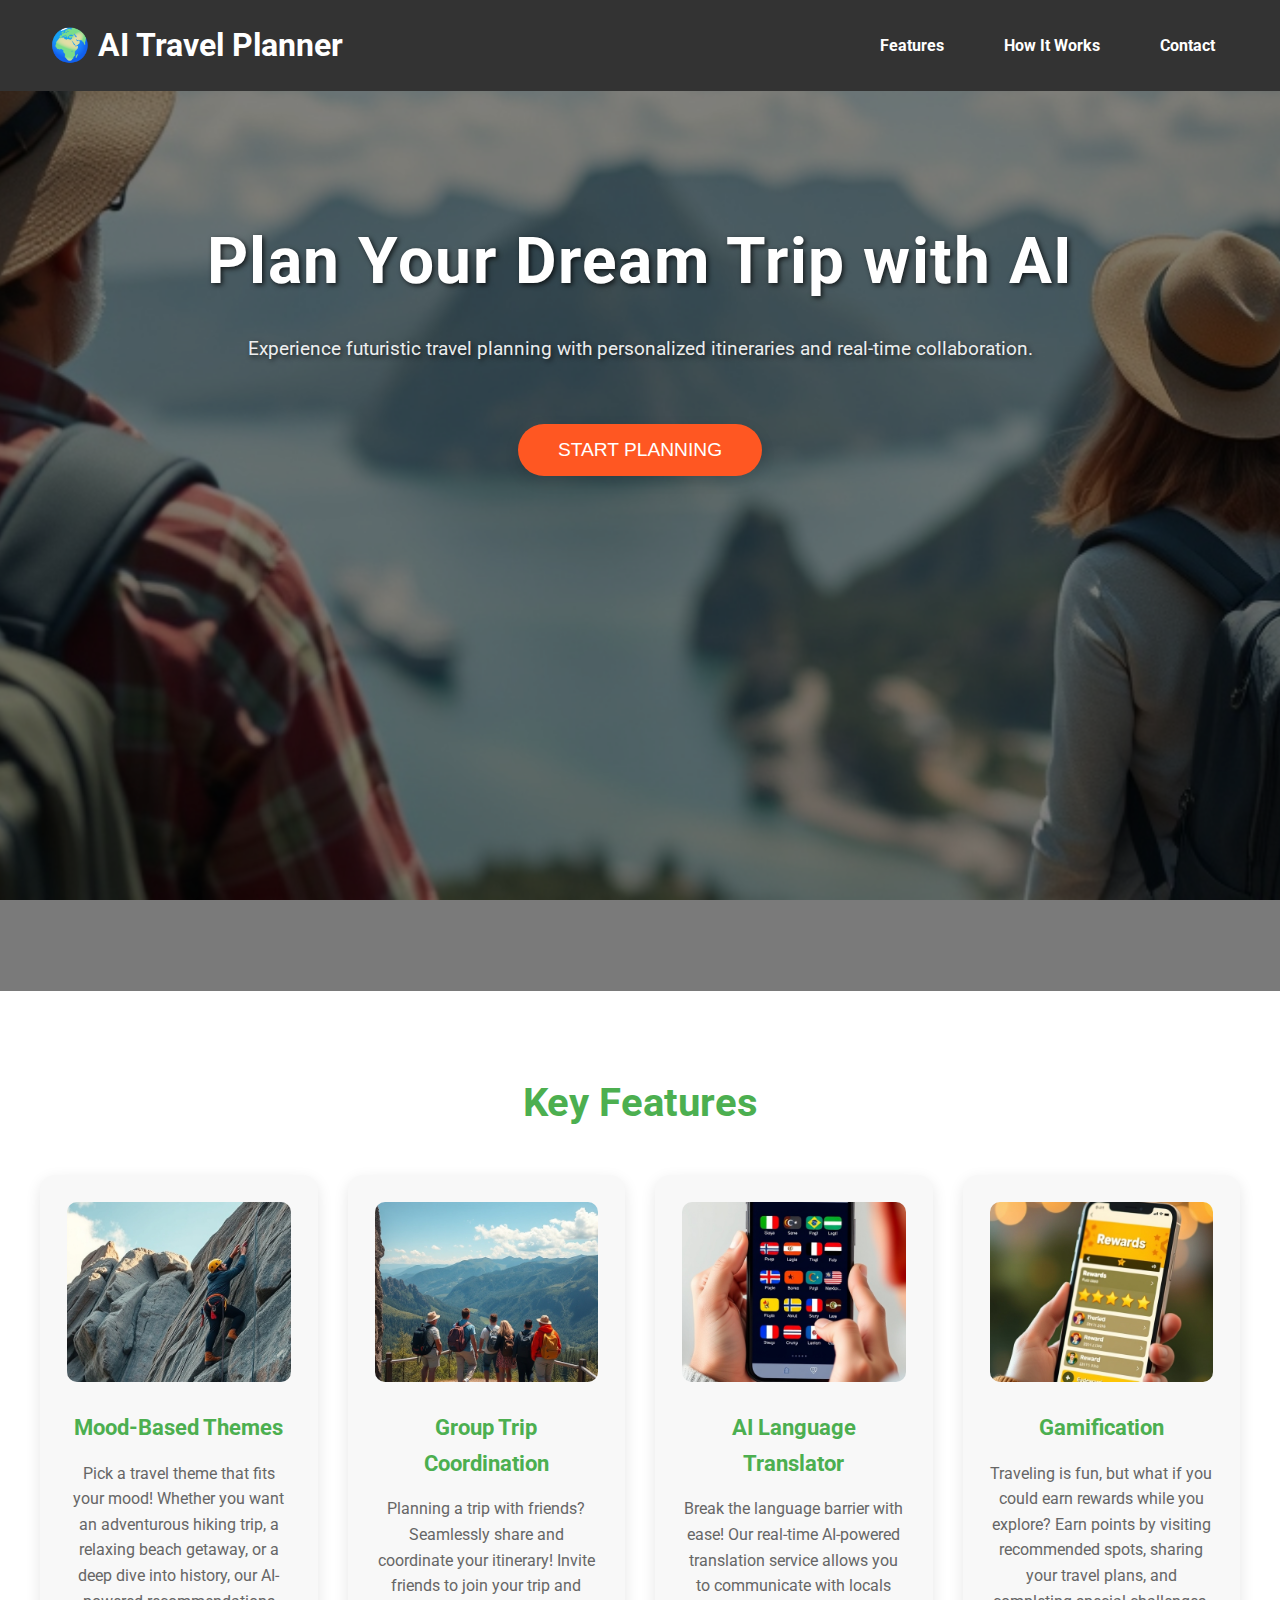
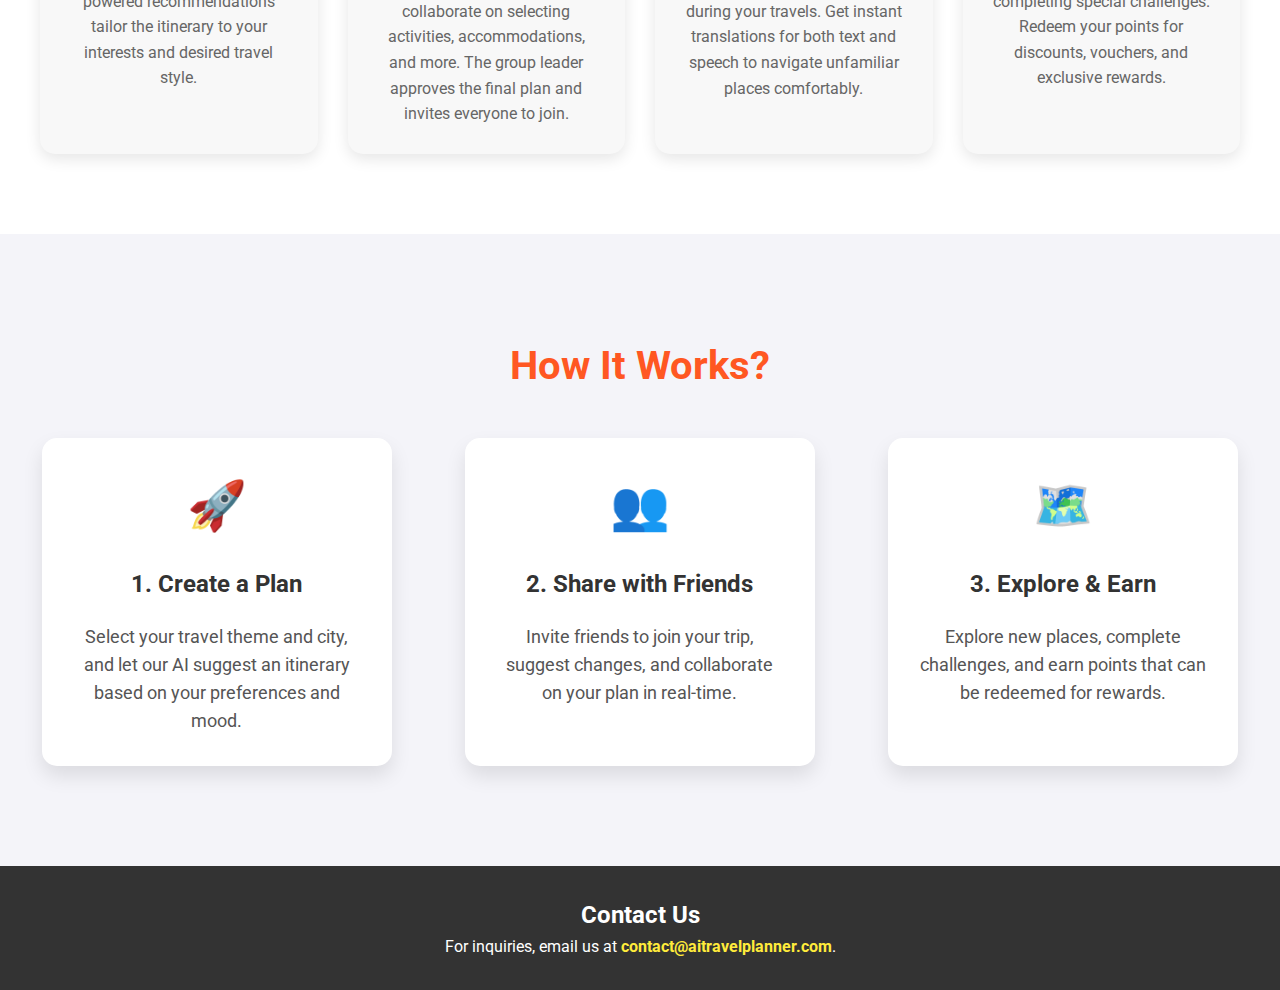
<file: index.html>
<!DOCTYPE html>
<html lang="en">
<head>
    <meta charset="UTF-8">
    <meta name="viewport" content="width=device-width, initial-scale=1.0">
    <title>AI Travel Planner</title>
    <link rel="stylesheet" href="styles.css">
    <link href="https://fonts.googleapis.com/css2?family=Roboto:wght@400;700&display=swap" rel="stylesheet">
</head>
<body>
    <header class="header">
        <div class="logo">🌍 AI Travel Planner</div>
        <nav class="nav">
            <a href="#features" class="nav-link">Features</a>
            <a href="#how-it-works" class="nav-link">How It Works</a>
            <a href="#contact" class="nav-link">Contact</a>
        </nav>
    </header>

    <section class="hero">
        <h1 class="animated-heading">Plan Your Dream Trip with AI</h1>
        <p>Experience futuristic travel planning with personalized itineraries and real-time collaboration.</p>
        <a href="plan.html">
            <button class="cta-button" id="start-planning-btn">Start Planning</button>
        </a>
    </section>

    <section id="features" class="features">
        <h2>Key Features</h2>
        <div class="feature-grid">
            <a href="mood-based.html" class="feature">
                <img src="images/mood-based.jpg" alt="Mood-Based Themes">
                <h3>Mood-Based Themes</h3>
                <p>Pick a travel theme that fits your mood! Whether you want an adventurous hiking trip, a relaxing beach getaway, or a deep dive into history, our AI-powered recommendations tailor the itinerary to your interests and desired travel style.</p>
            </a>
            <a href="group-collaboration.html" class="feature">
                <img src="images/collaboration.jpg" alt="Group Collaboration">
                <h3>Group Trip Coordination</h3>
                <p>Planning a trip with friends? Seamlessly share and coordinate your itinerary! Invite friends to join your trip and collaborate on selecting activities, accommodations, and more. The group leader approves the final plan and invites everyone to join.</p>
            </a>
            <a href="language-assistance.html" class="feature">
                <img src="images/translation.jpg" alt="Language Assistance">
                <h3>AI Language Translator</h3>
                <p>Break the language barrier with ease! Our real-time AI-powered translation service allows you to communicate with locals during your travels. Get instant translations for both text and speech to navigate unfamiliar places comfortably.</p>
            </a>
            <a href="gamification.html" class="feature">
                <img src="images/gamification.jpg" alt="Gamification">
                <h3>Gamification</h3>
                <p>Traveling is fun, but what if you could earn rewards while you explore? Earn points by visiting recommended spots, sharing your travel plans, and completing special challenges. Redeem your points for discounts, vouchers, and exclusive rewards.</p>
            </a>
        </div>
    </section>
    

    <section id="how-it-works" class="how-it-works">
        <h2>How It Works?</h2>
        <div class="steps">
            <div class="step">
                <div class="icon">🚀</div>
                <h3>1. Create a Plan</h3>
                <p>Select your travel theme and city, and let our AI suggest an itinerary based on your preferences and mood.</p>
            </div>
            <div class="step">
                <div class="icon">👥</div>
                <h3>2. Share with Friends</h3>
                <p>Invite friends to join your trip, suggest changes, and collaborate on your plan in real-time.</p>
            </div>
            <div class="step">
                <div class="icon">🗺️</div>
                <h3>3. Explore & Earn</h3>
                <p>Explore new places, complete challenges, and earn points that can be redeemed for rewards.</p>
            </div>
        </div>
    </section>
    
    

    <footer id="contact" class="footer">
        <h2>Contact Us</h2>
        <p>For inquiries, email us at <a href="mailto:contact@aitravelplanner.com">contact@aitravelplanner.com</a>.</p>
    </footer>

    <script src="scripts.js"></script>
</body>
</html>
</file>
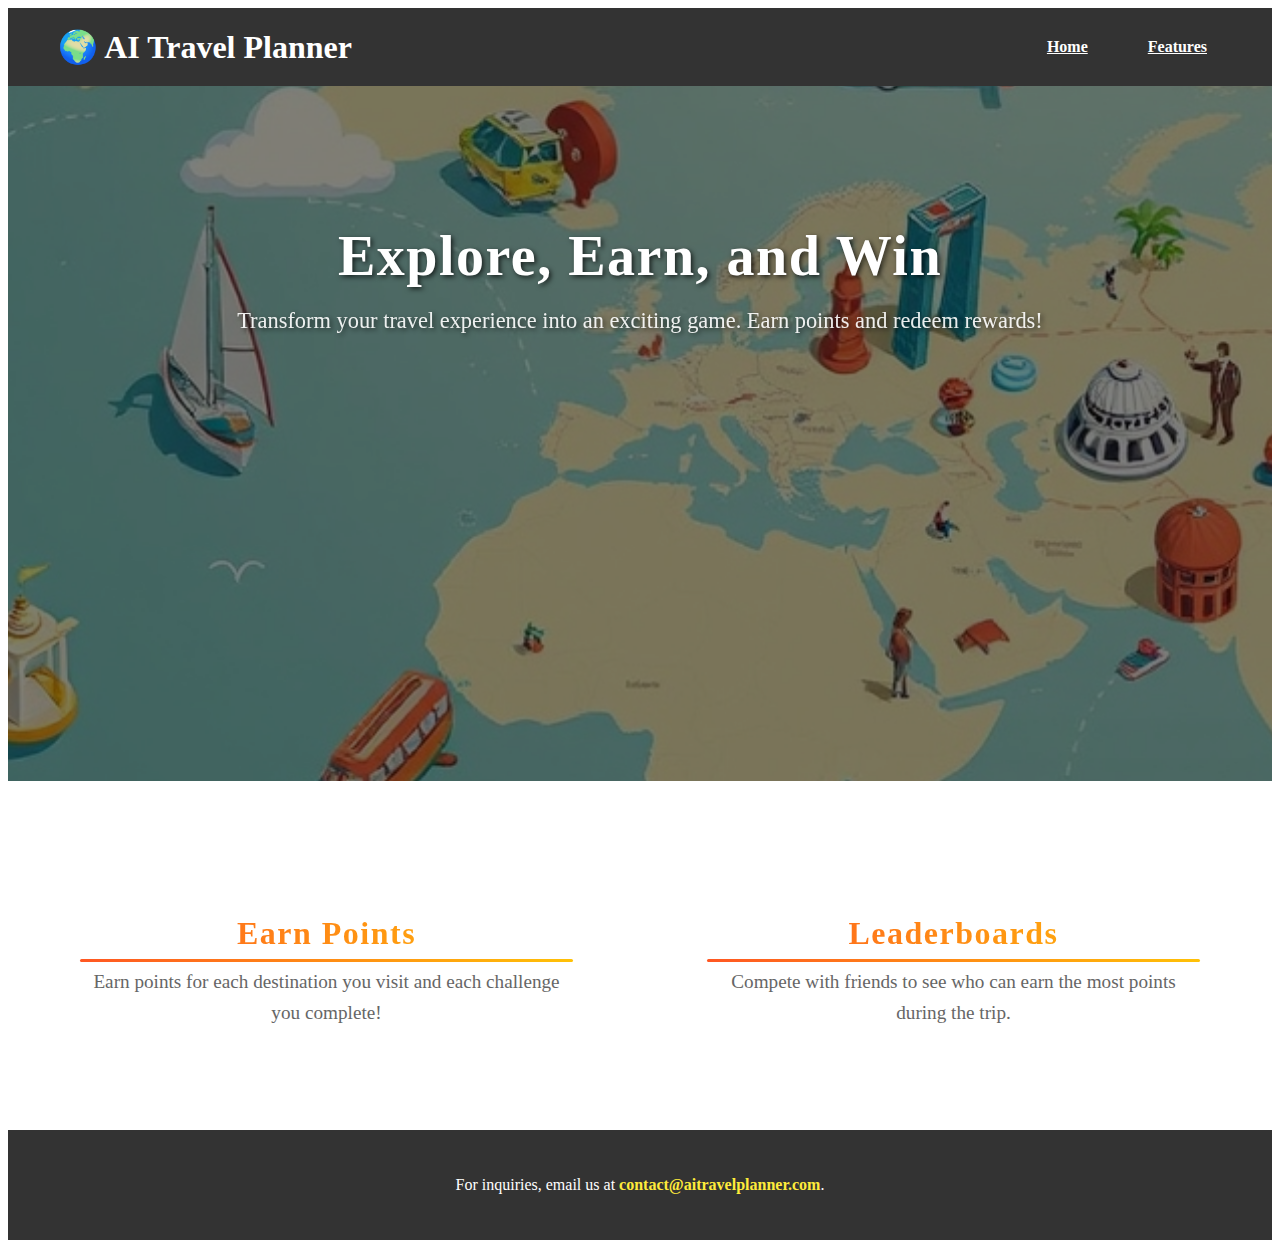
<file: gamification.html>
<!DOCTYPE html>
<html lang="en">
<head>
    <meta charset="UTF-8">
    <meta name="viewport" content="width=device-width, initial-scale=1.0">
    <title>Gamification</title>
    <link rel="stylesheet" href="gmaificationstyles.css">
</head>
<body>
    <header class="header">
        <div class="logo">🌍 AI Travel Planner</div>
        <nav class="nav">
            <a href="index.html" class="nav-link">Home</a>
            <a href="index.html#features" class="nav-link">Features</a>
        </nav>
    </header>

    <section class="hero gamification-hero">
        <h1>Explore, Earn, and Win</h1>
        <p>Transform your travel experience into an exciting game. Earn points and redeem rewards!</p>
    </section>

    <section class="gamification-features">
        <div class="earn-points">
            <h3>Earn Points</h3>
            <p>Earn points for each destination you visit and each challenge you complete!</p>
        </div>
        <div class="leaderboard">
            <h3>Leaderboards</h3>
            <p>Compete with friends to see who can earn the most points during the trip.</p>
        </div>
    </section>

    <footer class="footer">
        <p>For inquiries, email us at <a href="mailto:contact@aitravelplanner.com">contact@aitravelplanner.com</a>.</p>
    </footer>
</body>
</html>
</file>
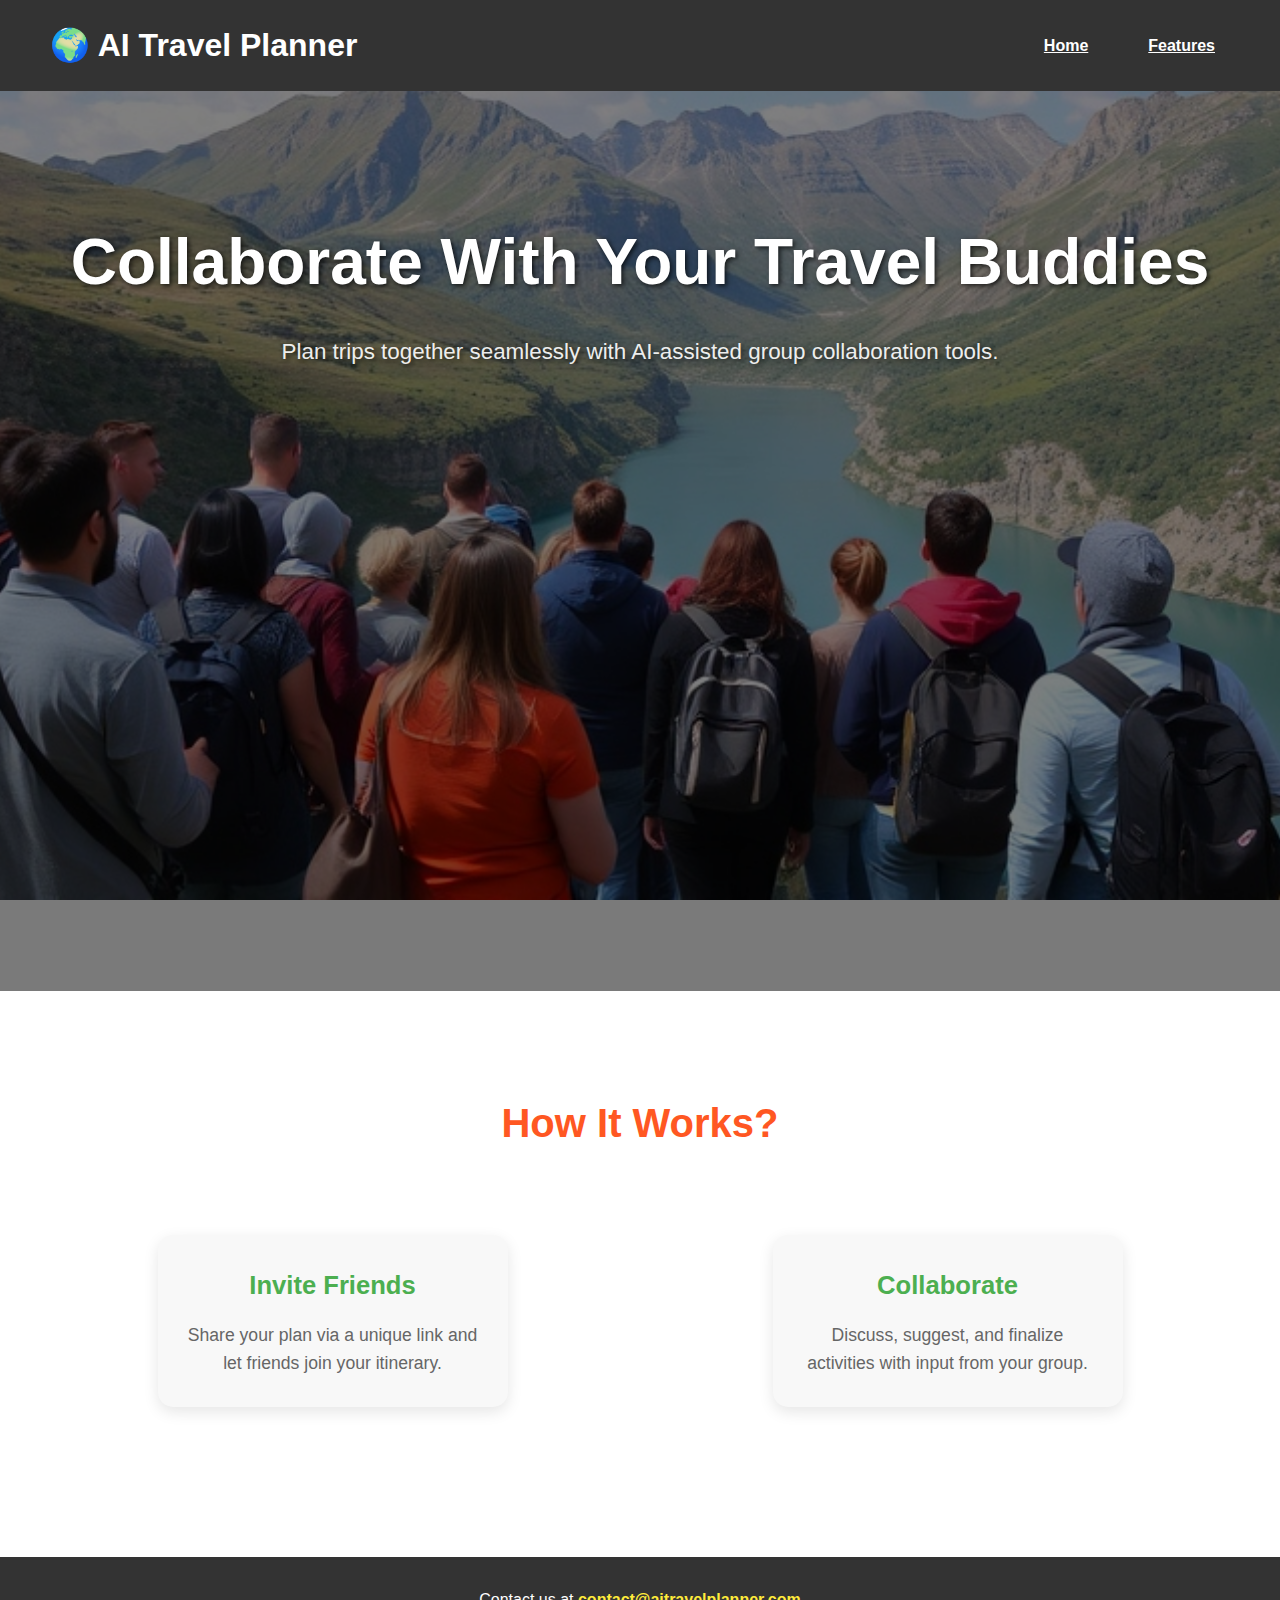
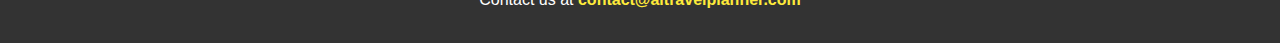
<file: group-collaboration.html>
<!DOCTYPE html>
<html lang="en">
<head>
    <meta charset="UTF-8">
    <meta name="viewport" content="width=device-width, initial-scale=1.0">
    <title>Group Collaboration</title>
    <link rel="stylesheet" href="collborationstyles.css">
</head>
<body>
    <header class="header">
        <div class="logo">🌍 AI Travel Planner</div>
        <nav class="nav">
            <a href="index.html" class="nav-link">Home</a>
            <a href="index.html#features" class="nav-link">Features</a>
        </nav>
    </header>

    <section class="hero">
        <h1>Collaborate With Your Travel Buddies</h1>
        <p>Plan trips together seamlessly with AI-assisted group collaboration tools.</p>
    </section>

    <section class="features">
        <h2>How It Works?</h2>
        <div class="feature-grid">
            <div class="feature">
                <h3>Invite Friends</h3>
                <p>Share your plan via a unique link and let friends join your itinerary.</p>
            </div>
            <div class="feature">
                <!-- <a href="collaborate.html" class="features"> -->
                <h3>Collaborate</h3>
                <p>Discuss, suggest, and finalize activities with input from your group.</p>
            </div>
        </div>
    </section>

    <footer class="footer">
        <p>Contact us at <a href="mailto:contact@aitravelplanner.com">contact@aitravelplanner.com</a></p>
    </footer>
</body>
</html>
</file>
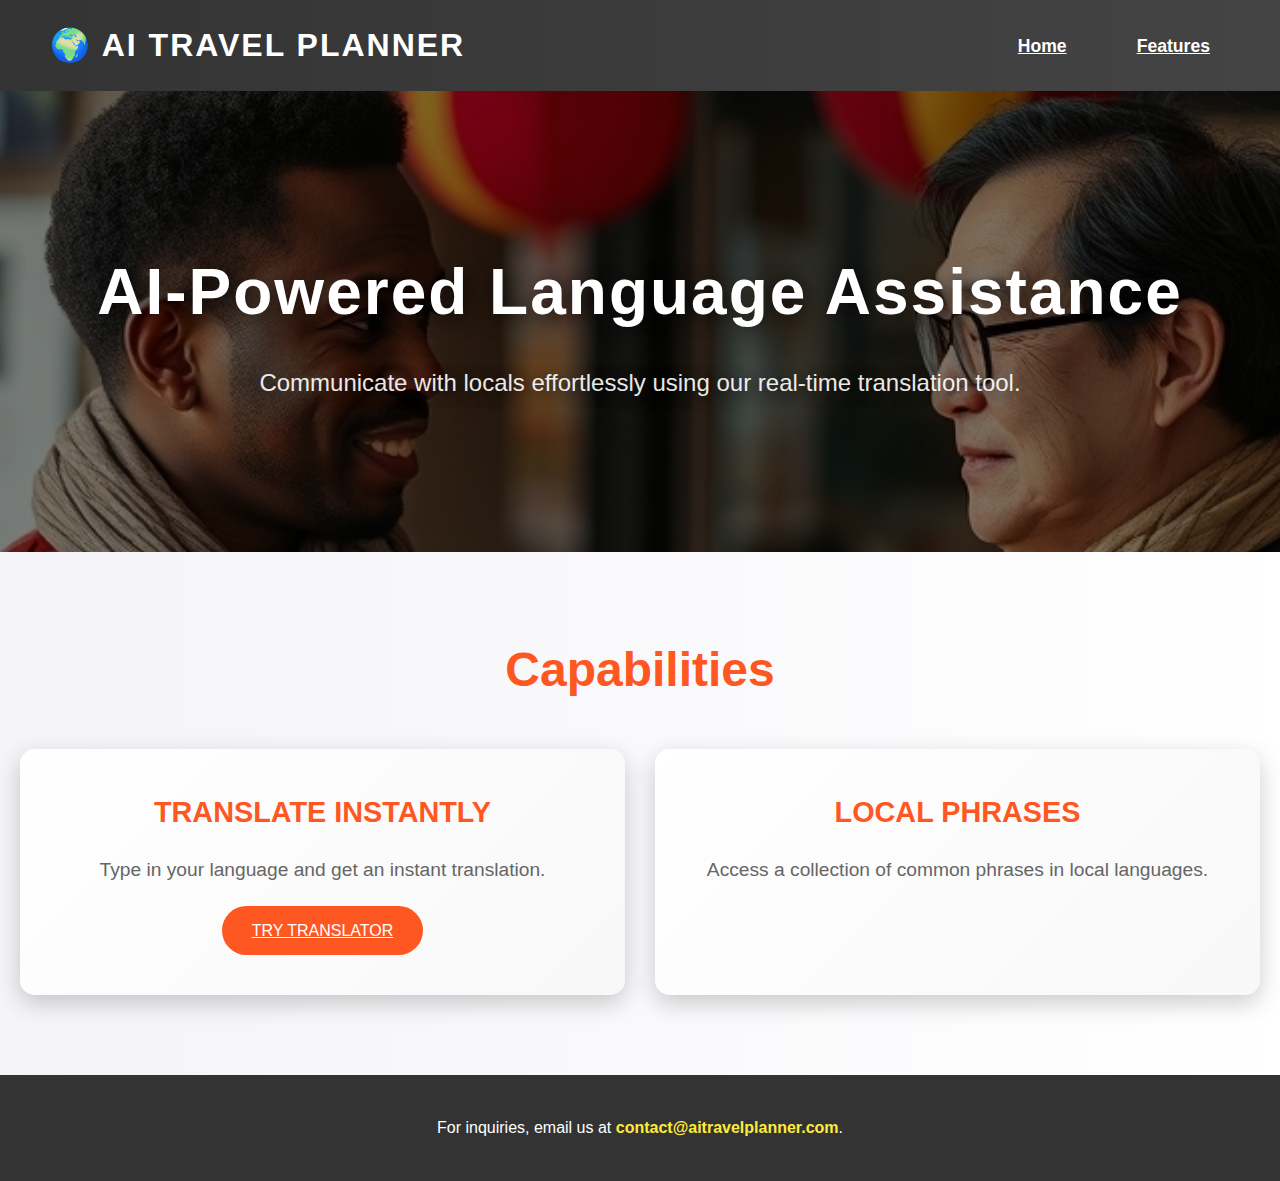
<file: language-assistance.html>
<!DOCTYPE html>
<html lang="en">
<head>
    <meta charset="UTF-8">
    <meta name="viewport" content="width=device-width, initial-scale=1.0">
    <title>AI-Powered Language Assistance</title>
    <link rel="stylesheet" href="translatorstyles.css">
</head>
<body>
    <header class="header">
        <div class="logo">🌍 AI Travel Planner</div>
        <nav class="nav">
            <a href="index.html" class="nav-link">Home</a>
            <a href="index.html#features" class="nav-link">Features</a>
        </nav>
    </header>

    <section class="hero">
        <h1>AI-Powered Language Assistance</h1>
        <p>Communicate with locals effortlessly using our real-time translation tool.</p>
    </section>

    <section class="features">
        <h2>Capabilities</h2>
        <div class="feature-grid">
            <div class="feature">
                <h3>Translate Instantly</h3>
                <p>Type in your language and get an instant translation.</p>
                <a href="translator.html" class="feature-link">Try Translator</a>
            </div>
            <div class="feature">
                <h3>Local Phrases</h3>
                <p>Access a collection of common phrases in local languages.</p>
            </div>
        </div>
    </section>

    <footer class="footer">
        <p>For inquiries, email us at <a href="mailto:contact@aitravelplanner.com">contact@aitravelplanner.com</a>.</p>
    </footer>
</body>
</html>
</file>
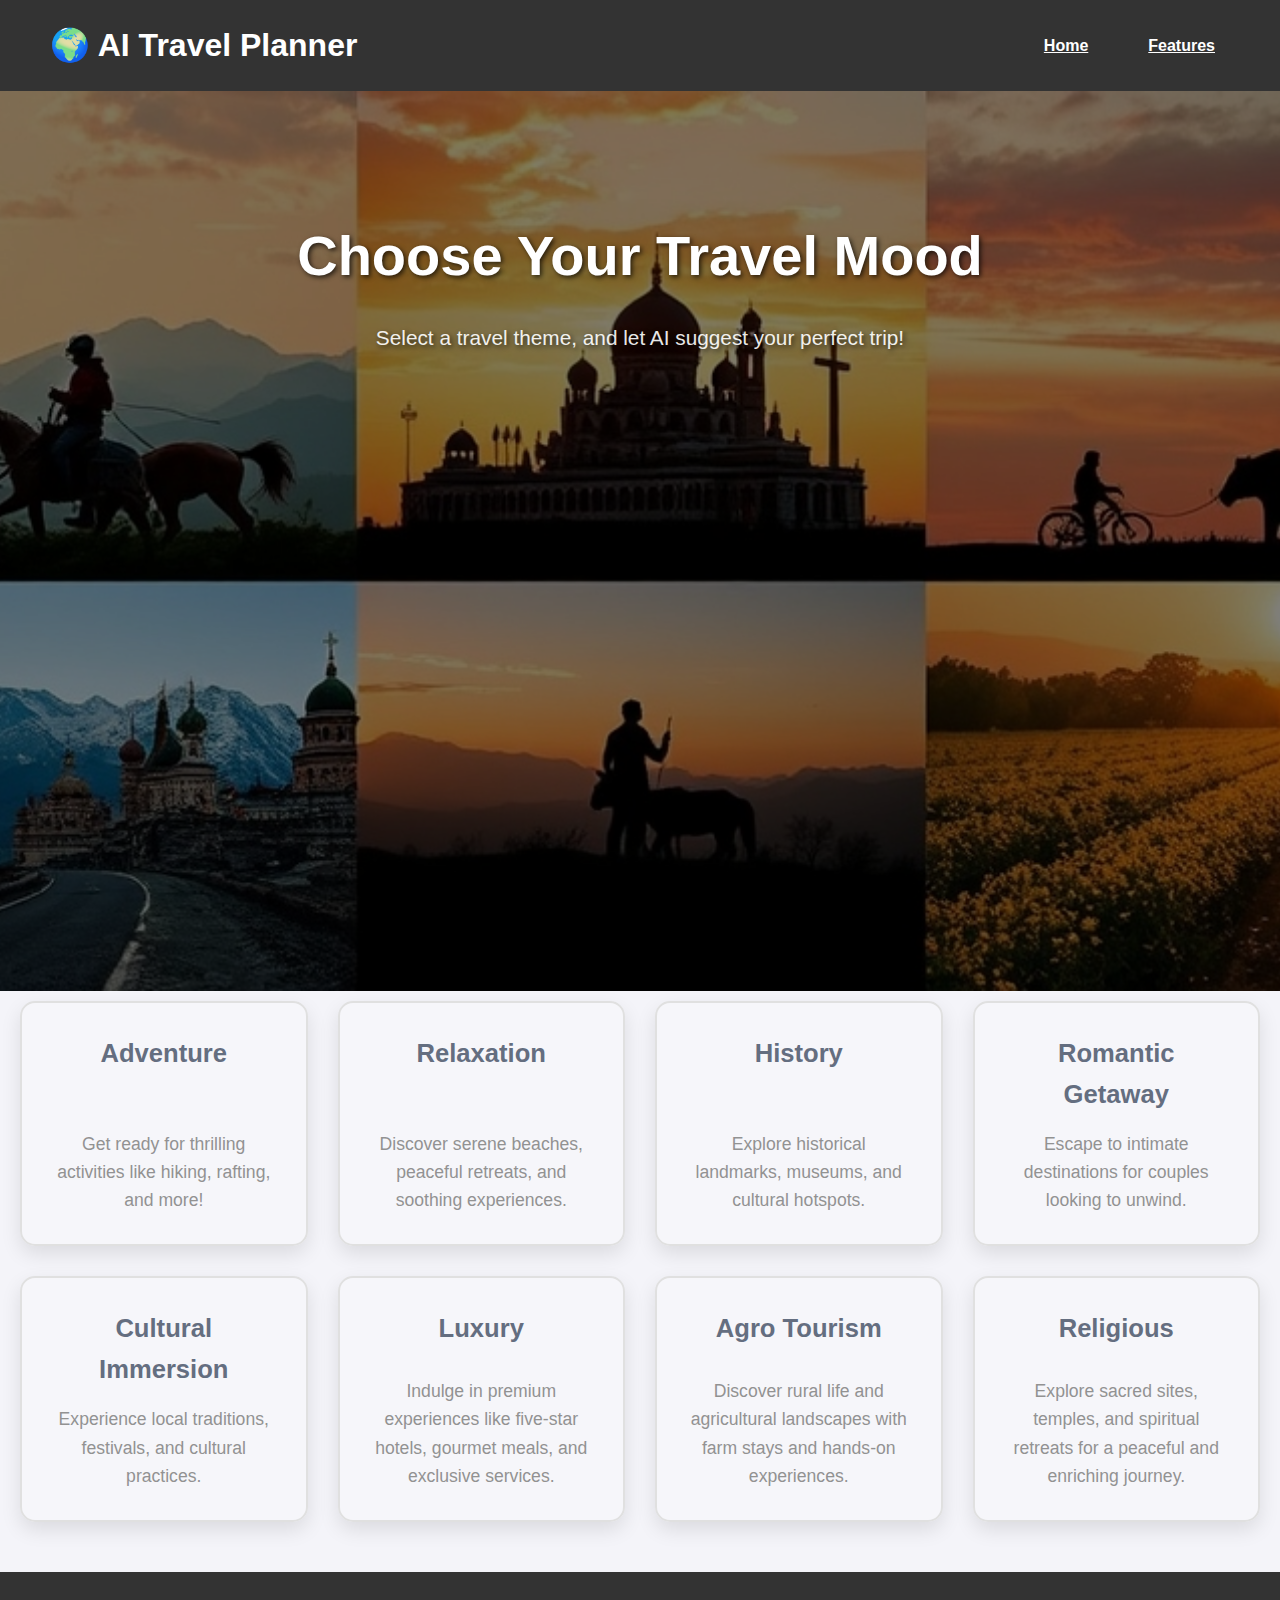
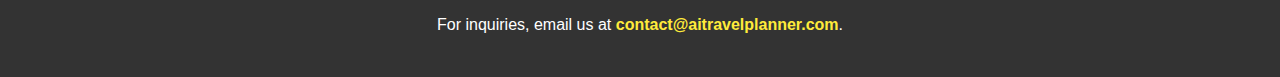
<file: mood-based.html>
<!DOCTYPE html>
<html lang="en">
<head>
    <meta charset="UTF-8">
    <meta name="viewport" content="width=device-width, initial-scale=1.0">
    <title>Mood-Based Themes</title>
    <link rel="stylesheet" href="mood-basedstyles.css">
</head>
<body>
    <header class="header">
        <div class="logo">🌍 AI Travel Planner</div>
        <nav class="nav">
            <a href="index.html" class="nav-link">Home</a>
            <a href="index.html#features" class="nav-link">Features</a>
        </nav>
    </header>

    <section class="hero mood-hero">
        <h1>Choose Your Travel Mood</h1>
        <p>Select a travel theme, and let AI suggest your perfect trip!</p>
    </section>

    <section class="mood-options">
        <div class="option">
            <h3>Adventure</h3>
            <p>Get ready for thrilling activities like hiking, rafting, and more!</p>
        </div>
        <div class="option">
            <h3>Relaxation</h3>
            <p>Discover serene beaches, peaceful retreats, and soothing experiences.</p>
        </div>
        <div class="option">
            <h3>History</h3>
            <p>Explore historical landmarks, museums, and cultural hotspots.</p>
        </div>
        <div class="option">
            <h3>Romantic Getaway</h3>
            <p>Escape to intimate destinations for couples looking to unwind.</p>
        </div>
        <div class="option">
            <h3>Cultural Immersion</h3>
            <p>Experience local traditions, festivals, and cultural practices.</p>
        </div>
        <div class="option">
            <h3>Luxury</h3>
            <p>Indulge in premium experiences like five-star hotels, gourmet meals, and exclusive services.</p>
        </div>
        <div class="option">
            <h3>Agro Tourism</h3>
            <p>Discover rural life and agricultural landscapes with farm stays and hands-on experiences.</p>
        </div>
        <div class="option">
            <h3>Religious</h3>
            <p>Explore sacred sites, temples, and spiritual retreats for a peaceful and enriching journey.</p>
        </div>
    </section>

    <footer class="footer">
        <p>For inquiries, email us at <a href="mailto:contact@aitravelplanner.com">contact@aitravelplanner.com</a>.</p>
    </footer>
</body>
</html>
</file>
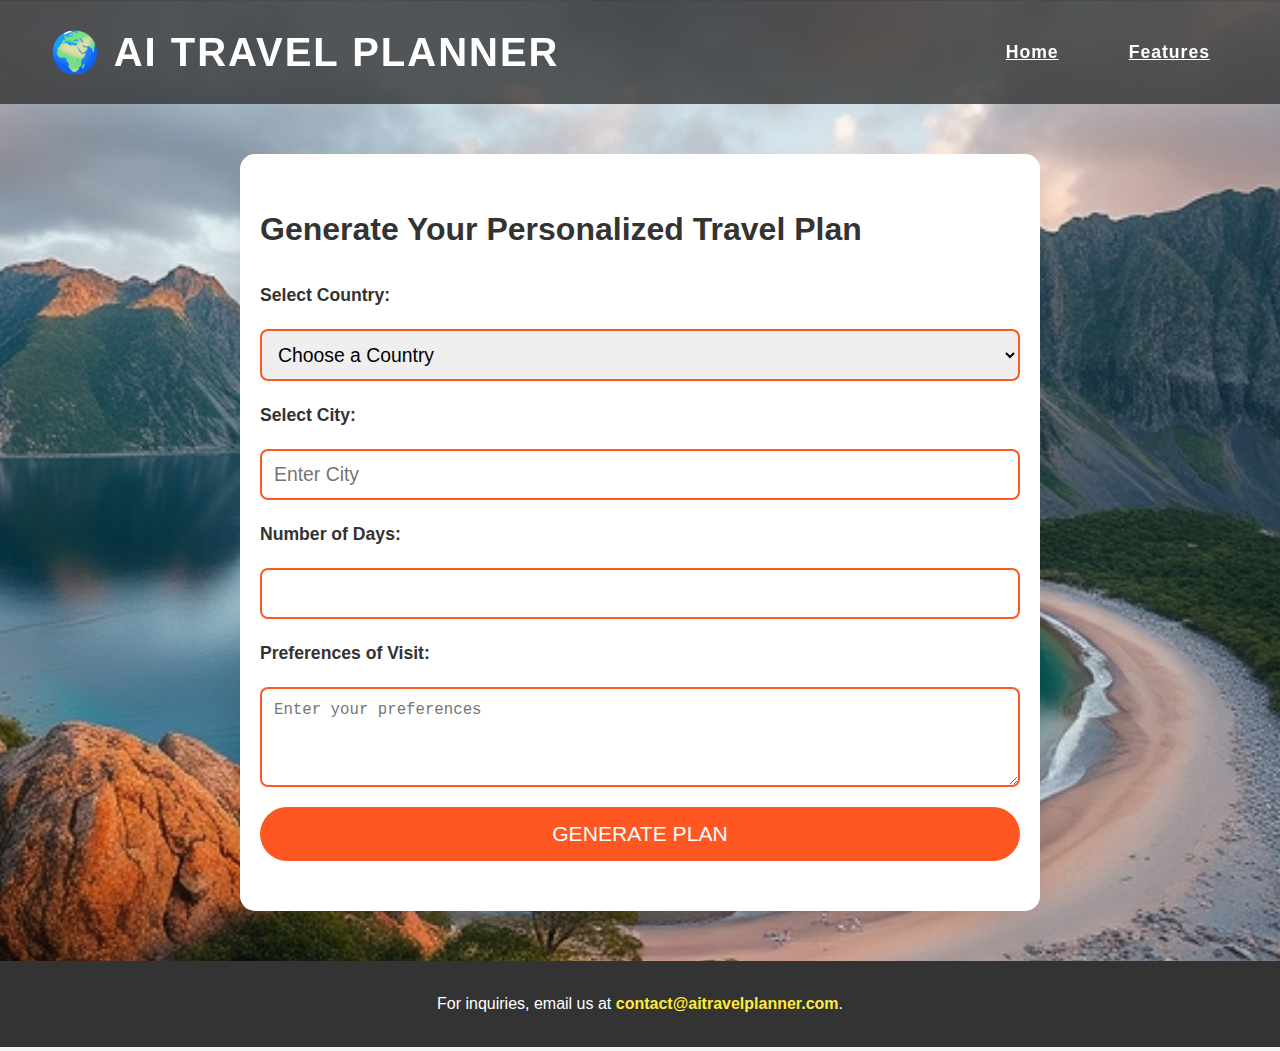
<file: plan.html>
<!DOCTYPE html>
<html lang="en">
<head>
    <meta charset="UTF-8">
    <meta name="viewport" content="width=device-width, initial-scale=1.0">
    <title>Start Planning</title>
    <link rel="stylesheet" href="plan.css">
</head>
<body style="background-image: url('images/travelimage.jpg'); background-size: cover; background-position: center;">
    <!-- Header Section -->
    <header class="header">
        <div class="logo">🌍 AI Travel Planner</div>
        <nav class="nav">
            <a href="index.html" class="nav-link">Home</a>
            <a href="index.html#features" class="nav-link">Features</a>
        </nav>
    </header>

    <!-- Start Planning Form -->
    <section class="planning-section">
        <h1>Generate Your Personalized Travel Plan</h1>
        <br>
        <form id="planning-form">
            <label for="country">Select Country:</label>
            <select id="country" name="country" required>
                <option value="">Choose a Country</option>
                <option value="India">India</option>
                <option value="USA">USA</option>
                <option value="UK">UK</option>
                <option value="Australia">Australia</option>
                <option value="Germany">Germany</option>
                <option value="France">France</option>
                <option value="Italy">Italy</option>
                <option value="Maldives">Maldives</option>
                <option value="Mauritius">Mauritius</option>
                <option value="Bali">Bali</option>
                <option value="Thailand">Thailand</option>
                <option value="Switzerland">Switzerland</option>
                <option value="Indonesia">Indonesia</option>
            </select>

            <label for="city">Select City:</label>
            <input type="text" id="city" name="city" placeholder="Enter City" required>

            <label for="days">Number of Days:</label>
            <input type="number" id="days" name="days" min="1" required>

            <label for="preferences">Preferences of Visit:</label>
            <textarea id="preferences" name="preferences" rows="4" placeholder="Enter your preferences" required></textarea>

            <button type="submit" class="cta-button">Generate Plan</button>
        </form>

        <!-- Error Message -->
        <div id="error-message" class="error-message" style="display: none;">City not found. Please try again.</div>

        <!-- Plan Result Section -->
        <div id="plan-result" style="display: none;">
            <h2>Your Generated Plan</h2>
            <div id="plan-details"></div>
            <button id="share-plan" class="cta-button" style="display: none;">Share Your Plan</button>
        </div>
    </section>

    <!-- Footer Section -->
    <footer class="footer">
        <p>For inquiries, email us at <a href="mailto:contact@aitravelplanner.com">contact@aitravelplanner.com</a>.</p>
    </footer>

    <!-- JavaScript to Handle Form and Display Result -->
    <script src="plan.js"></script>
</body>
</html>
</file>
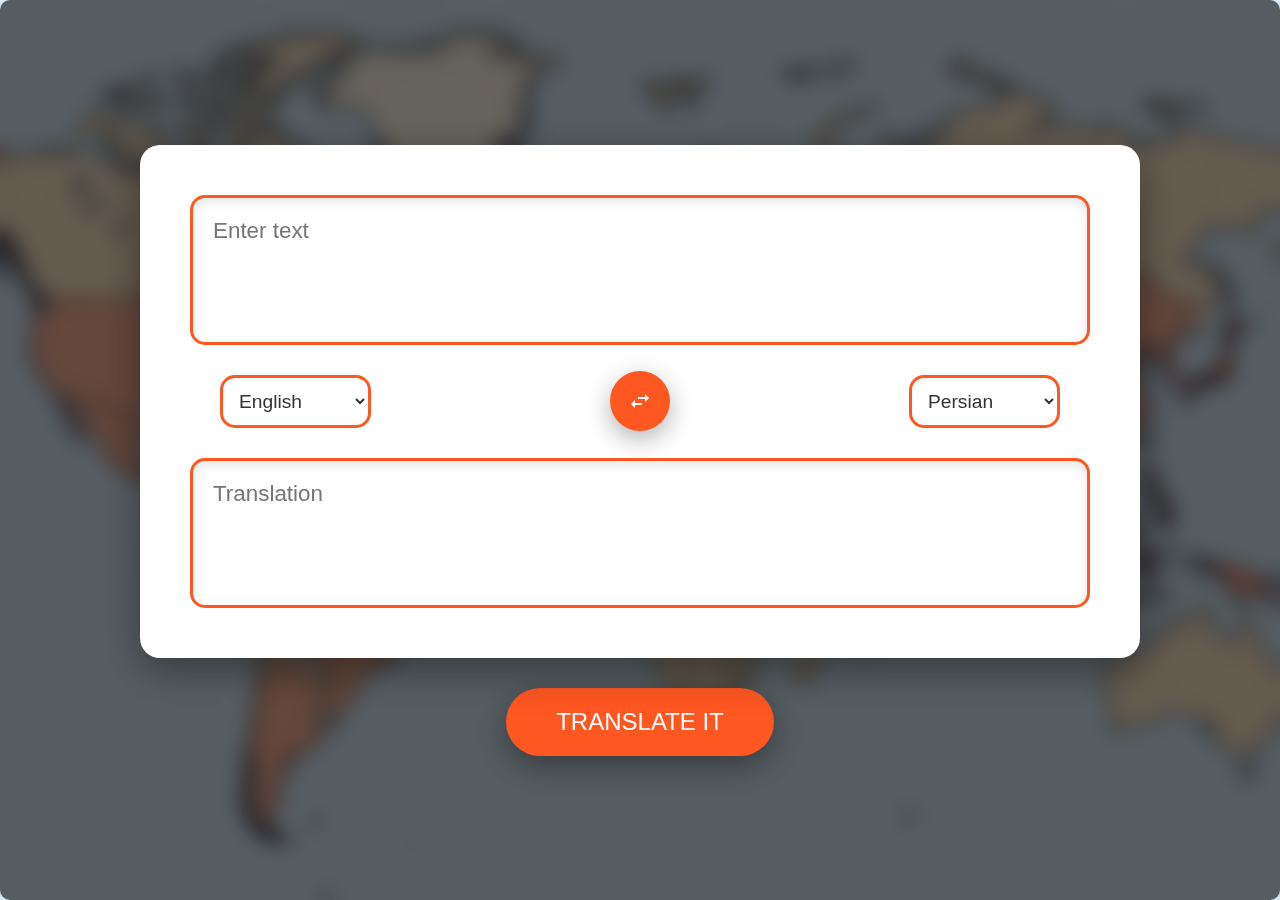
<file: translator.html>
<!DOCTYPE html>
<html lang="en">
<head>
    <meta charset="UTF-8">
    <meta name="viewport" content="width=device-width, initial-scale=1.0">
    <title>Translator</title>
    <link href="https://fonts.googleapis.com/icon?family=Material+Icons" rel="stylesheet">
    <link rel="stylesheet" href="translator.css">
</head>
<body>
    <div class="container">
        <div class="wrapper">
            <div class="text-input">
                <textarea spellcheck="false" class="from-text" placeholder="Enter text"></textarea>
                <ul class="controls">
                    <li class="row from">
                        <div class="icons">
                            <ion-icon id="from" name="volume-medium-outline"></ion-icon>
                            <ion-icon id="from" name="copy-outline"></ion-icon>
                        </div>
                        <select></select>
                    </li>
                    <li class="exchange">
                        <ion-icon name="swap-horizontal-outline"></ion-icon>
                        <i class="material-icons">&#xe8d4;</i>
                    </li>
                    <li class="row to">
                        <select></select>
                        <div class="icons">
                            <ion-icon id="to" name="volume-medium-outline"></ion-icon>
                            <ion-icon id="to" name="copy-outline"></ion-icon>
                        </div>
                    </li>
                </ul>
                <textarea spellcheck="false" readonly disabled class="to-text" placeholder="Translation"></textarea>
            </div>
        </div>
        <button>Translate it</button>
    </div>
    

      <script src="translator.js"></script>
</body>
</html>
</file>
<file: styles.css>
/* Global Styles */
* {
    margin: 0;
    padding: 0;
    box-sizing: border-box;
}

body {
    font-family: 'Roboto', sans-serif;
    color: #333;
    line-height: 1.6;
    background-color: #f4f4f4;
}

a {
    text-decoration: none;
    color: inherit;
}

/* Header Section */
.header {
    display: flex;
    justify-content: space-between;
    align-items: center;
    padding: 20px 50px;
    background-color: #333;
    position: sticky;
    top: 0;
    z-index: 100;
    animation: fadeIn 1s ease-out;
}

.logo {
    color: #fff;
    font-size: 2em;
    font-weight: 700;
}

.nav {
    display: flex;
    gap: 30px;
}

.nav-link {
    color: #fff;
    font-weight: bold;
    padding: 8px 15px;
    transition: all 0.3s ease-in-out;
    position: relative;
}

.nav-link:hover {
    background-color: #FF5722;
    border-radius: 5px;
    box-shadow: 0 5px 10px rgba(0, 0, 0, 0.2);
}

.nav-link::after {
    content: '';
    position: absolute;
    bottom: 0;
    left: 50%;
    width: 100%;
    height: 2px;
    background-color: #FF5722;
    transform: translateX(-50%) scaleX(0);
    transition: transform 0.3s ease;
}

.nav-link:hover::after {
    transform: translateX(-50%) scaleX(1);
}

/* Hero Section */
.hero {
    background: url('images/hero.jpg') no-repeat center center/cover;
    color: #fff;
    text-align: center;
    padding: 120px 20px;
    background-size: cover;
    background-position: center;
    height: 100vh;
    position: relative; /* Add relative positioning to position the overlay */
    background-attachment: fixed; /* Parallax effect for fixed background */
}

/* Dark Overlay to improve text contrast */
.hero::before {
    content: '';
    position: absolute;
    top: 0;
    left: 0;
    width: 100%;
    height: 100%;
    background: rgba(0, 0, 0, 0.5); /* Semi-transparent black overlay */
    z-index: 1; /* Ensure overlay is behind the text */
}

/* Hero Section Heading */
.hero h1 {
    font-size: 4em;
    font-weight: 700;
    margin-bottom: 20px;
    letter-spacing: 1.5px;
    z-index: 2; /* Ensure heading is above the overlay */
    position: relative;
    color: #fff;
    text-shadow: 2px 2px 5px rgba(0, 0, 0, 0.7); /* Add shadow for readability */
}

/* Hero Section Paragraph */
.hero p {
    font-size: 1.2em;
    margin-bottom: 40px;
    opacity: 0.9;
    z-index: 2;
    position: relative;
    color: #fff;
    text-shadow: 2px 2px 5px rgba(0, 0, 0, 0.7); /* Add shadow for better readability */
}

/* "Start Planning" Button */
.cta-button {
    background-color: #FF5722;
    color: white;
    padding: 15px 40px;
    font-size: 1.2em;
    border: none;
    border-radius: 50px;
    cursor: pointer;
    transition: transform 0.3s ease, box-shadow 0.3s ease;
    box-shadow: 0 5px 15px rgba(0, 0, 0, 0.1); /* Subtle shadow */
    text-transform: uppercase;
    margin-top: 20px;
    position: relative; /* Ensure it stays in front */
    z-index: 2; /* Ensure the button is above the overlay and text */
}

.cta-button:hover {
    transform: translateY(-10px);
    box-shadow: 0 10px 25px rgba(0, 0, 0, 0.2); /* Stronger shadow on hover */
}

/* Animations for smooth entry */
@keyframes fadeIn {
    from {
        opacity: 0;
    }
    to {
        opacity: 1;
    }
}

@keyframes fadeInUp {
    from {
        opacity: 0;
        transform: translateY(30px);
    }
    to {
        opacity: 1;
        transform: translateY(0);
    }
}

/* Key Features Section */
.features {
    padding: 80px 20px;
    background-color: #fff;
    text-align: center;
    animation: fadeInUp 1.5s ease-out;
}

.features h2 {
    font-size: 2.5em;
    color: #4CAF50;
    margin-bottom: 40px;
}

.feature-grid {
    display: flex;
    justify-content: space-between;
    gap: 30px;
    flex-wrap: wrap; /* Wrap the tiles to the next line on smaller screens */
    max-width: 1200px;
    margin: 0 auto;
}

.feature {
    background-color: #f8f8f8;
    border-radius: 15px;
    padding: 25px;
    box-shadow: 0 5px 15px rgba(0, 0, 0, 0.1);
    transition: transform 0.3s, box-shadow 0.3s;
    flex: 1 1 calc(25% - 30px); /* Each tile takes 25% of the space minus the gap */
    height: auto;
    overflow: hidden;
    position: relative;
    border: 2px solid transparent;
    background-clip: border-box;
}

.feature img {
    width: 100%;
    height: 180px;
    object-fit: cover;
    border-radius: 10px;
    transition: transform 0.3s;
}

.feature:hover {
    transform: translateY(-10px);
    box-shadow: 0 15px 30px rgba(0, 0, 0, 0.2);
    border-color: #FF5722;
}

.feature:hover img {
    transform: scale(1.1);
}

.feature h3 {
    font-size: 1.4em;
    color: #4CAF50;
    margin-top: 20px;
}

.feature p {
    font-size: 1em;
    color: #666;
    margin-top: 15px;
}

/* How It Works Section */
.how-it-works {
    background-color: #f4f4f9;
    padding: 100px 20px;
    text-align: center;
    animation: fadeInUp 1.5s ease-out;
}

.how-it-works h2 {
    font-size: 2.5em;
    color: #FF5722;
    margin-bottom: 40px;
}

.steps {
    display: grid;
    grid-template-columns: repeat(auto-fit, minmax(300px, 1fr));
    gap: 30px;
    justify-items: center;
}

.step {
    background: #fff;
    border-radius: 15px;
    padding: 30px;
    box-shadow: 0 10px 20px rgba(0, 0, 0, 0.1);
    transition: transform 0.3s, box-shadow 0.3s;
    position: relative;
    overflow: hidden;
    text-align: center;
    max-width: 350px;
}

.step:hover {
    transform: translateY(-10px);
    box-shadow: 0 15px 30px rgba(0, 0, 0, 0.2);
}

.step .icon {
    font-size: 3em;
    color: #4CAF50;
    margin-bottom: 20px;
}

.step h3 {
    font-size: 1.5em;
    margin-bottom: 20px;
    color: #333;
}

.step p {
    font-size: 1.1em;
    color: #555;
}

/* Icon animations for futuristic look */
.step .icon {
    animation: rotateIcon 2s infinite;
}

@keyframes rotateIcon {
    0% {
        transform: rotate(0deg);
    }
    50% {
        transform: rotate(180deg);
    }
    100% {
        transform: rotate(360deg);
    }
}

/* Step hover effect */
.step:hover .icon {
    transform: rotate(360deg);
    transition: transform 0.5s ease;
}

/* Footer */
.footer {
    background: #333;
    color: #fff;
    padding: 30px;
    text-align: center;
}

.footer a {
    color: #ffeb3b;
    font-weight: bold;
    text-decoration: none;
}

.footer a:hover {
    text-decoration: underline;
}

/* Animations */
@keyframes fadeIn {
    from {
        opacity: 0;
    }
    to {
        opacity: 1;
    }
}

@keyframes fadeInUp {
    from {
        opacity: 0;
        transform: translateY(30px);
    }
    to {
        opacity: 1;
        transform: translateY(0);
    }
}
</file>
<file: gmaificationstyles.css>
/* Header Section */
.header {
    display: flex;
    justify-content: space-between;
    align-items: center;
    padding: 20px 50px;
    background-color: #333;
    position: sticky;
    top: 0;
    z-index: 100;
    animation: fadeIn 1.5s ease-out;
}

.logo {
    color: #fff;
    font-size: 2em;
    font-weight: 700;
}

.nav {
    display: flex;
    gap: 30px;
}

.nav-link {
    color: #fff;
    font-weight: bold;
    padding: 8px 15px;
    transition: all 0.3s ease-in-out;
    position: relative;
}

.nav-link:hover {
    background-color: #FF5722;
    border-radius: 5px;
    box-shadow: 0 5px 10px rgba(0, 0, 0, 0.2);
}

.nav-link::after {
    content: '';
    position: absolute;
    bottom: 0;
    left: 50%;
    width: 100%;
    height: 2px;
    background-color: #FF5722;
    transform: translateX(-50%) scaleX(0);
    transition: transform 0.3s ease;
}

.nav-link:hover::after {
    transform: translateX(-50%) scaleX(1);
}

/* Hero Section */
.gamification-hero {
    background: url('images/gamification-travel.jpg') no-repeat center center/cover;
    color: #fff;
    text-align: center;
    padding: 100px 20px;
    background-size: cover;
    background-position: center;
    height: 55vh;
    position: relative; /* Positioning the overlay */
    background-attachment: fixed; /* Parallax effect for fixed background */
}

/* Dark Overlay to improve text contrast */
.gamification-hero::before {
    content: '';
    position: absolute;
    top: 0;
    left: 0;
    width: 100%;
    height: 100%;
    background: rgba(0, 0, 0, 0.5); /* Semi-transparent black overlay */
    z-index: 1; /* Ensure overlay is behind the text */
}

/* Hero Section Heading */
.gamification-hero h1 {
    font-size: 3.5em;
    margin-bottom: 20px;
    letter-spacing: 1.5px;
    z-index: 2; /* Ensure heading is above the overlay */
    position: relative;
    color: #fff;
    text-shadow: 2px 2px 5px rgba(0, 0, 0, 0.7); /* Add shadow for readability */
}

/* Hero Section Paragraph */
.gamification-hero p {
    font-size: 1.4em;
    margin-top: 10px;
    opacity: 0.9;
    z-index: 2;
    position: relative;
    color: #fff;
    text-shadow: 2px 2px 5px rgba(0, 0, 0, 0.7); /* Add shadow for better readability */
}

/* Features Section */
.gamification-features {
    padding: 50px 20px;
    display: grid;
    grid-template-columns: repeat(auto-fit, minmax(300px, 1fr));
    gap: 30px;
    text-align: center;
}

.gamification-features .feature {
    background: #fff;
    border: 2px solid #e0e0e0;
    padding: 30px;
    border-radius: 15px;
    box-shadow: 0 5px 15px rgba(0, 0, 0, 0.1);
    transition: transform 0.3s, box-shadow 0.3s;
}

.gamification-features .feature:hover {
    transform: translateY(-10px);
    box-shadow: 0 20px 40px rgba(0, 0, 0, 0.2);
}

.gamification-features .feature h3 {
    font-size: 1.8em;
    color: #FF5722;
}

.gamification-features .feature p {
    font-size: 1.1em;
    color: #666;
}

/* Animations */
@keyframes fadeIn {
    from {
        opacity: 0;
    }
    to {
        opacity: 1;
    }
}

@keyframes fadeInUp {
    from {
        opacity: 0;
        transform: translateY(30px);
    }
    to {
        opacity: 1;
        transform: translateY(0);
    }
}



/* Earn Points and Leaderboards Boxes */
.earn-points, .leaderboard {
    background: #fff;
    border: 2px solid transparent; /* Transparent border for now */
    padding: 30px;
    margin: 20px;
    transition: transform 0.3s, box-shadow 0.3s;
    border-radius: 15px;
    position: relative;
}

.earn-points:hover, .leaderboard:hover {
    transform: translateY(-5px);
    box-shadow: 0 10px 30px rgba(0, 0, 0, 0.1);
}

/* Add matching colored borders for the box */
.earn-points h3, .leaderboard h3 {
    font-size: 2em;
    font-weight: bold;
    background: linear-gradient(90deg, #FF5722, #FFC107); /* Gradient */
    color: transparent; /* Text transparent to show gradient */
    background-clip: text; /* Use standard background-clip */
    text-align: center;
    margin-bottom: 20px;
    letter-spacing: 1px;
    transition: transform 0.3s ease-in-out;
    position: relative;
}

.earn-points h3:before, .leaderboard h3:before {
    content: '';
    position: absolute;
    bottom: -10px;
    left: 0;
    width: 100%;
    height: 3px;
    background: linear-gradient(90deg, #FF5722, #FFC107); /* Same gradient as title */
    border-radius: 5px;
}

.earn-points p, .leaderboard p {
    font-size: 1.2em;
    color: #666;
    font-weight: 500;
    line-height: 1.6;
    text-align: center;
    transition: color 0.3s ease-in-out;
}

.earn-points p:hover, .leaderboard p:hover {
    color: #FF5722; /* Change text color on hover */
    font-weight: 600;
}




/* Titles */
.earn-points h3, .leaderboard h3 {
    font-size: 2em;
    font-weight: bold;
    background: linear-gradient(90deg, #FF5722, #FFC107);
    -webkit-background-clip: text; /* For WebKit-based browsers (Chrome, Safari, Edge) */
    -moz-background-clip: text;    /* For Firefox (not widely supported but included for completeness) */
    background-clip: text;         /* Standard property for modern browsers */
    -webkit-text-fill-color: transparent; /* Required to make text transparent */
    color: transparent;           /* Fallback for unsupported browsers */
    margin-bottom: 15px;
    letter-spacing: 1.5px;
    transition: transform 0.3s ease-in-out;
}


.earn-points h3:hover, .leaderboard h3:hover {
    transform: scale(1.1);
    text-shadow: 0px 4px 8px rgba(255, 87, 34, 0.5);
}

/* Descriptions */
.earn-points p, .leaderboard p {
    font-size: 1.2em;
    color: #666;
    font-weight: 500;
    line-height: 1.6;
    margin: 0;
    transition: color 0.3s ease-in-out;
}

.earn-points p:hover, .leaderboard p:hover {
    color: #FF5722;
    font-weight: 600;
}


/* Footer */
.footer {
    background: #333;
    color: #fff;
    padding: 30px;
    text-align: center;
}

.footer a {
    color: #ffeb3b;
    font-weight: bold;
    text-decoration: none;
}

.footer a:hover {
    text-decoration: underline;
}
</file>
<file: collborationstyles.css>
/* Global Styles */
* {
    margin: 0;
    padding: 0;
    box-sizing: border-box;
}

body {
    font-family: 'Roboto', sans-serif;
    line-height: 1.6;
    color: #333;
    background-color: #f4f4f4;
}

/* Header Section */
.header {
    display: flex;
    justify-content: space-between;
    align-items: center;
    padding: 20px 50px;
    background-color: #333;
    position: sticky;
    top: 0;
    z-index: 100;
    animation: fadeIn 1.5s ease-out;
}

.logo {
    color: #fff;
    font-size: 2em;
    font-weight: 700;
}

.nav {
    display: flex;
    gap: 30px;
}

.nav-link {
    color: #fff;
    font-weight: bold;
    padding: 8px 15px;
    transition: all 0.3s ease-in-out;
    position: relative;
}

.nav-link:hover {
    background-color: #FF5722;
    border-radius: 5px;
    box-shadow: 0 5px 10px rgba(0, 0, 0, 0.2);
}

.nav-link::after {
    content: '';
    position: absolute;
    bottom: 0;
    left: 50%;
    width: 100%;
    height: 2px;
    background-color: #FF5722;
    transform: translateX(-50%) scaleX(0);
    transition: transform 0.3s ease;
}

.nav-link:hover::after {
    transform: translateX(-50%) scaleX(1);
}

/* Hero Section */
.hero {
    background: url('images/grouptravel.jpg') no-repeat center center/cover;
    color: #fff;
    text-align: center;
    padding: 120px 20px;
    background-size: cover;
    background-position: center;
    height: 100vh;
    position: relative; /* Add relative positioning to position the overlay */
    background-attachment: fixed; /* Parallax effect for fixed background */
}

/* Dark Overlay to improve text contrast */
.hero::before {
    content: '';
    position: absolute;
    top: 0;
    left: 0;
    width: 100%;
    height: 100%;
    background: rgba(0, 0, 0, 0.5); /* Semi-transparent black overlay */
    z-index: 1; /* Ensure overlay is behind the text */
}

/* Hero Section Heading */
.hero h1 {
    font-size: 4em;
    font-weight: 700;
    margin-bottom: 20px;
    z-index: 2; /* Ensure heading is above the overlay */
    position: relative;
    color: #fff;
    text-shadow: 2px 2px 5px rgba(0, 0, 0, 0.7); /* Add shadow for readability */
}

/* Hero Section Paragraph */
.hero p {
    font-size: 1.4em;
    margin-top: 10px;
    z-index: 2;
    position: relative;
    opacity: 0.9;
    color: #fff;
    text-shadow: 2px 2px 5px rgba(0, 0, 0, 0.7); /* Add shadow for better readability */
}

/* Animations for smooth entry */
@keyframes fadeIn {
    from {
        opacity: 0;
    }
    to {
        opacity: 1;
    }
}

@keyframes fadeInUp {
    from {
        opacity: 0;
        transform: translateY(30px);
    }
    to {
        opacity: 1;
        transform: translateY(0);
    }
}

/* Features Section */
.features {
    padding: 100px 20px;
    text-align: center;
    background-color: #fff;
}

.features h2 {
    font-size: 2.5em;
    margin-bottom: 30px;
    color: #FF5722;
    animation: fadeInUp 1s ease-out;
}

.feature-grid {
    display: grid;
    grid-template-columns: repeat(auto-fit, minmax(300px, 1fr));
    gap: 30px;
    justify-items: center;
    padding: 50px 20px;
    animation: fadeInUp 1.5s ease-out;
}

.feature {
    background: #f8f8f8;
    border-radius: 15px;
    padding: 30px;
    box-shadow: 0 5px 15px rgba(0, 0, 0, 0.1);
    transition: transform 0.3s, box-shadow 0.3s;
    width: 100%;
    max-width: 350px;
    height: auto;
    text-align: center;
}

.feature:hover {
    transform: translateY(-10px);
    box-shadow: 0 15px 30px rgba(0, 0, 0, 0.2);
}

.feature h3 {
    font-size: 1.6em;
    color: #4CAF50;
    margin-bottom: 15px;
}

.feature p {
    font-size: 1.1em;
    color: #666;
}

/* Footer */
.footer {
    background: #333;
    color: #fff;
    padding: 30px;
    text-align: center;
}

.footer a {
    color: #ffeb3b;
    text-decoration: none;
    font-weight: bold;
}

.footer a:hover {
    text-decoration: underline;
}


/* Animations */
@keyframes fadeIn {
    from {
        opacity: 0;
    }
    to {
        opacity: 1;
    }
}

@keyframes fadeInUp {
    from {
        opacity: 0;
        transform: translateY(30px);
    }
    to {
        opacity: 1;
        transform: translateY(0);
    }
}
</file>
<file: translatorstyles.css>
/* Global Styles */
* {
    margin: 0;
    padding: 0;
    box-sizing: border-box;
    transition: all 0.3s ease-in-out;
}

body {
    font-family: 'Poppins', sans-serif;
    background: #f4f4f9;
    color: #333;
    line-height: 1.6;
    overflow-x: hidden;
}

/* Header Section */
.header {
    display: flex;
    justify-content: space-between;
    align-items: center;
    padding: 20px 50px;
    background: linear-gradient(90deg, #333, #444);
    position: sticky;
    top: 0;
    z-index: 100;
    animation: fadeIn 1.5s ease-out;
}

.logo {
    color: #fff;
    font-size: 2em;
    font-weight: 700;
    letter-spacing: 2px;
    text-transform: uppercase;
}

.nav {
    display: flex;
    gap: 30px;
}

.nav-link {
    color: #fff;
    font-weight: bold;
    padding: 10px 20px;
    border-radius: 5px;
    transition: all 0.3s ease;
    position: relative;
    font-size: 1.1em;
}

.nav-link:hover {
    background-color: #FF5722;
    box-shadow: 0 8px 15px rgba(0, 0, 0, 0.3);
}

.nav-link::after {
    content: '';
    position: absolute;
    bottom: 0;
    left: 50%;
    width: 100%;
    height: 2px;
    background-color: #FF5722;
    transform: translateX(-50%) scaleX(0);
    transition: transform 0.3s ease;
}

.nav-link:hover::after {
    transform: translateX(-50%) scaleX(1);
}

/* Hero Section */
.hero {
    background: url('images/lang_assistance.jpg') no-repeat center center/cover;
    color: #fff;
    text-align: center;
    padding: 150px 20px;
    background-attachment: fixed;
    position: relative;
}

.hero::before {
    content: '';
    position: absolute;
    top: 0;
    left: 0;
    width: 100%;
    height: 100%;
    background: rgba(0, 0, 0, 0.5);
    z-index: 1;
}

.hero h1 {
    font-size: 4em;
    font-weight: 800;
    letter-spacing: 2px;
    margin-bottom: 20px;
    position: relative;
    z-index: 2;
    color: #fff;
    text-shadow: 4px 4px 20px rgba(0, 0, 0, 0.7);
    animation: slideInFromTop 1.5s ease-out;
}

.hero p {
    font-size: 1.5em;
    margin-top: 10px;
    z-index: 2;
    position: relative;
    opacity: 0.9;
    color: #fff;
    text-shadow: 3px 3px 15px rgba(0, 0, 0, 0.7);
    animation: slideInFromBottom 2s ease-out;
}

/* Features Section */
.features {
    padding: 80px 20px;
    text-align: center;
    background: linear-gradient(90deg, #f4f4f9, #ffffff);
    animation: fadeInUp 1.5s ease-out;
}

.features h2 {
    font-size: 3em;
    color: #FF5722;
    margin-bottom: 40px;
    animation: fadeIn 2s ease-out;
}

.feature-grid {
    display: grid;
    grid-template-columns: repeat(auto-fit, minmax(300px, 1fr));
    gap: 30px;
    animation: fadeInUp 1.5s ease-out;
}

.feature {
    background: linear-gradient(135deg, #fff, #f8f8f8);
    padding: 40px;
    border-radius: 15px;
    box-shadow: 0 8px 25px rgba(0, 0, 0, 0.2);
    position: relative;
    overflow: hidden;
    transition: transform 0.3s, box-shadow 0.3s;
    animation: popUp 1.8s ease-in-out;
}

.feature:hover {
    transform: translateY(-10px);
    box-shadow: 0 15px 30px rgba(0, 0, 0, 0.3);
}

.feature h3 {
    font-size: 1.8em;
    margin-bottom: 20px;
    color: #FF5722;
    text-transform: uppercase;
    animation: fadeInUp 2s ease-out;
}

.feature p {
    font-size: 1.2em;
    color: #666;
    line-height: 1.6;
    animation: fadeInUp 2.2s ease-out;
}

.feature-link {
    display: inline-block;
    margin-top: 20px;
    padding: 12px 30px;
    background-color: #FF5722;
    color: #fff;
    font-size: 1em;
    text-transform: uppercase;
    border-radius: 50px;
    transition: transform 0.3s, box-shadow 0.3s;
}

.feature-link:hover {
    transform: translateY(-5px);
    box-shadow: 0 10px 20px rgba(0, 0, 0, 0.2);
    background-color: #E64A19;
}

/* Footer Section */
.footer {
    background: #333;
    color: #fff;
    padding: 40px;
    text-align: center;
    animation: fadeIn 1.5s ease-out;
}

.footer a {
    color: #FFEB3B;
    font-weight: bold;
    text-decoration: none;
    transition: color 0.3s ease;
}

.footer a:hover {
    color: #FF5722;
    text-decoration: underline;
}

/* Animations */
@keyframes fadeIn {
    from {
        opacity: 0;
    }
    to {
        opacity: 1;
    }
}

@keyframes fadeInUp {
    from {
        opacity: 0;
        transform: translateY(30px);
    }
    to {
        opacity: 1;
        transform: translateY(0);
    }
}

@keyframes slideInFromTop {
    from {
        transform: translateY(-100%);
        opacity: 0;
    }
    to {
        transform: translateY(0);
        opacity: 1;
    }
}

@keyframes slideInFromBottom {
    from {
        transform: translateY(100%);
        opacity: 0;
    }
    to {
        transform: translateY(0);
        opacity: 1;
    }
}

@keyframes popUp {
    0% {
        transform: scale(0.8);
        opacity: 0;
    }
    100% {
        transform: scale(1);
        opacity: 1;
    }
}

/* Responsive Adjustments */
@media (max-width: 768px) {
    .hero h1 {
        font-size: 2.5em;
    }

    .hero p {
        font-size: 1.1em;
    }

    .feature-grid {
        grid-template-columns: 1fr;
    }
}
</file>
<file: mood-basedstyles.css>
/* Global Styles */
* {
    margin: 0;
    padding: 0;
    box-sizing: border-box;
    transition: all 0.3s ease-in-out;
}

body {
    font-family: 'Roboto', sans-serif;
    color: #333;
    line-height: 1.6;
    background-color: #f4f4f9; /* Light background for the page */
    overflow-x: hidden; /* Prevent horizontal scrolling */
}

/* Header Section */
.header {
    display: flex;
    justify-content: space-between;
    align-items: center;
    padding: 20px 50px;
    background-color: #333;
    position: sticky;
    top: 0;
    z-index: 100;
    animation: fadeIn 1.5s ease-out;
}

.logo {
    color: #fff;
    font-size: 2em;
    font-weight: 700;
}

.nav {
    display: flex;
    gap: 30px;
}

.nav-link {
    color: #fff;
    font-weight: bold;
    padding: 8px 15px;
    transition: all 0.3s ease-in-out;
    position: relative;
}

.nav-link:hover {
    background-color: #FF5722;
    border-radius: 5px;
    box-shadow: 0 5px 10px rgba(0, 0, 0, 0.2);
}

.nav-link::after {
    content: '';
    position: absolute;
    bottom: 0;
    left: 50%;
    width: 100%;
    height: 2px;
    background-color: #FF5722;
    transform: translateX(-50%) scaleX(0);
    transition: transform 0.3s ease;
}

.nav-link:hover::after {
    transform: translateX(-50%) scaleX(1);
}

/* Hero Section */
.mood-hero {
    background: url('images/mood-based-background.jpg') no-repeat center center/cover;
    color: #fff;
    text-align: center;
    padding: 120px 20px;
    background-size: cover;
    background-position: center;
    height: 100vh;
    position: relative; /* Add relative positioning to position the overlay */
}

/* Dark Overlay to improve text contrast */
.mood-hero::before {
    content: '';
    position: absolute;
    top: 0;
    left: 0;
    width: 100%;
    height: 100%;
    background: rgba(0, 0, 0, 0.5); /* Semi-transparent black overlay */
    z-index: 1; /* Ensure overlay is behind the text */
}

/* Hero Section Heading */
.mood-hero h1 {
    font-size: 3.5em;
    margin-bottom: 20px;
    font-weight: 700;
    z-index: 2;
    position: relative;
    color: #fff;
    text-shadow: 2px 2px 5px rgba(0, 0, 0, 0.7); /* Add shadow for readability */
}

/* Hero Section Paragraph */
.mood-hero p {
    font-size: 1.3em;
    margin-top: 10px;
    z-index: 2;
    position: relative;
    opacity: 0.9;
    color: #fff;
    text-shadow: 2px 2px 5px rgba(0, 0, 0, 0.7); /* Add shadow for better readability */
}

/* Animations for smooth entry */
@keyframes fadeIn {
    from {
        opacity: 0;
    }
    to {
        opacity: 1;
    }
}

@keyframes slideInFromTop {
    from {
        transform: translateY(-100%);
        opacity: 0;
    }
    to {
        transform: translateY(0);
        opacity: 1;
    }
}

@keyframes slideInFromBottom {
    from {
        transform: translateY(100%);
        opacity: 0;
    }
    to {
        transform: translateY(0);
        opacity: 1;
    }
}

/* Mood Options Section */
.mood-options {
    display: flex;
    flex-wrap: wrap; /* Allow wrapping */
    justify-content: space-between; /* Distribute space evenly */
    gap: 30px;
    padding: 50px 20px;
    text-align: center;
    margin-top: -40px; /* To create a gap between the image and the cards */
    animation: fadeIn 2s ease-out;
}

/* Option Cards */
.option {
    background: transparent; /* Remove white background */
    padding: 30px;
    border-radius: 15px;
    box-shadow: 0 8px 20px rgba(0, 0, 0, 0.1);
    transition: transform 0.3s, box-shadow 0.3s, background-color 0.3s;
    cursor: pointer;
    position: relative;
    flex: 1 1 calc(25% - 30px); /* 4 items per row with proper gaps */
    display: flex;
    flex-direction: column;
    justify-content: space-between;
    align-items: center;
    box-sizing: border-box;
    overflow: hidden; /* Ensure content stays inside */
    border: 2px solid #e0e0e0; /* Adding border to each card */
}

.option:hover {
    transform: translateY(-10px);
    box-shadow: 0 15px 30px rgba(0, 0, 0, 0.2);
    background-color: #f8f9fa; /* Soft background color on hover */
    border-color: #FF5722; /* Accent border color */
}

.option h3 {
    font-size: 1.6em;
    margin-bottom: 15px;
    color: #3e4a61;
    transition: color 0.3s ease;
}

.option:hover h3 {
    color: #FF5722; /* Accent color on hover */
}

.option p {
    font-size: 1.1em;
    color: #777;
    transition: color 0.3s ease;
}

.option:hover p {
    color: #333; /* Darker text color on hover */
}

/* Subtle Hover Effects */
.option::before {
    content: '';
    position: absolute;
    top: 0;
    left: 50%;
    width: 200%;
    height: 100%;
    background: rgba(255, 255, 255, 0.2);
    transition: transform 0.3s ease, background 0.3s ease;
    transform: translateX(-50%) scaleY(1.5);
}

.option:hover::before {
    transform: translateX(-50%) scaleY(1);
    background: rgba(255, 255, 255, 0.5);
}

/* Footer Section */
.footer {
    background: #333;
    color: #fff;
    padding: 40px 20px;
    text-align: center;
    animation: fadeIn 1.5s ease-out;
}

.footer a {
    color: #FFEB3B;
    text-decoration: none;
    font-weight: bold;
    transition: color 0.3s ease;
}

.footer a:hover {
    color: #FF5722;
    text-decoration: underline;
}

/* Responsive Adjustments */
@media (max-width: 1200px) {
    .mood-options {
        grid-template-columns: repeat(2, 1fr); /* 2 columns for medium screens */
    }

    .option {
        width: 100%; /* 100% width on smaller screens */
    }
}

@media (max-width: 768px) {
    .mood-options {
        grid-template-columns: 1fr; /* 1 column for small screens */
    }

    .option {
        width: 100%; /* Full width for mobile */
        margin-bottom: 20px;
    }
}
</file>
<file: plan.css>
/* Global Styles */
* {
    margin: 0;
    padding: 0;
    box-sizing: border-box;
    transition: all 0.3s ease-in-out;
}

body {
    font-family: 'Poppins', sans-serif;
    color: #333;
    line-height: 1.6;
    background-color: #f4f4f9;
    overflow-x: hidden;
}

/* Header Section */
.header {
    display: flex;
    justify-content: space-between;
    align-items: center;
    padding: 20px 50px;
    background-color: rgba(51, 51, 51, 0.8); /* Semi-transparent black background */
    position: sticky;
    top: 0;
    z-index: 100;
}

.logo {
    color: #fff;
    font-size: 2.5em;
    font-weight: 700;
    text-transform: uppercase;
    letter-spacing: 2px;
}

.nav {
    display: flex;
    gap: 30px;
}

.nav-link {
    color: #fff;
    font-weight: bold;
    padding: 10px 20px;
    transition: all 0.3s ease;
    position: relative;
    font-size: 1.1em;
    letter-spacing: 1px;
}

.nav-link:hover {
    background-color: #FF5722;
    border-radius: 5px;
    box-shadow: 0 5px 15px rgba(0, 0, 0, 0.2);
}

.nav-link::after {
    content: '';
    position: absolute;
    bottom: 0;
    left: 50%;
    width: 100%;
    height: 2px;
    background-color: #FF5722;
    transform: translateX(-50%) scaleX(0);
    transition: transform 0.3s ease;
}

.nav-link:hover::after {
    transform: translateX(-50%) scaleX(1);
}

/* Hero Section */
.hero {
    background: url('images/background.jpg') no-repeat center center/cover; /* Set your background image here */
    color: #fff;
    text-align: center;
    padding: 120px 20px;
    background-size: cover;
    background-position: center;
    height: 100vh;
    position: relative;
    background-attachment: fixed;
}

/* Dark Overlay */
.hero-overlay {
    content: '';
    position: absolute;
    top: 0;
    left: 0;
    width: 100%;
    height: 100%;
    background: rgba(0, 0, 0, 0.5); /* Semi-transparent overlay */
    z-index: 1;
}

/* Hero Section Heading */
.hero h1 {
    font-size: 4.5em;
    font-weight: 700;
    margin-bottom: 20px;
    letter-spacing: 1.5px;
    z-index: 2;
    position: relative;
    color: #fff;
    text-shadow: 3px 3px 15px rgba(0, 0, 0, 0.8);
    animation: slideInFromTop 1s ease-out;
}

/* Hero Section Paragraph */
.hero p {
    font-size: 1.3em;
    margin-bottom: 40px;
    opacity: 0.9;
    z-index: 2;
    position: relative;
    color: #fff;
    text-shadow: 2px 2px 5px rgba(0, 0, 0, 0.7);
    animation: slideInFromBottom 1.5s ease-out;
}

/* Start Planning Section */
.planning-section {
    background-color: #fff;
    padding: 50px 20px;
    margin-top: -50px;
    border-radius: 15px;
    box-shadow: 0 10px 30px rgba(0, 0, 0, 0.1);
    max-width: 800px;
    margin: 50px auto;
    animation: fadeInUp 2s ease-out;
    position: relative;
    z-index: 2;
}

/* Form Styling */
form {
    display: flex;
    flex-direction: column;
    gap: 20px;
    font-size: 1.1em;
}

form label {
    font-weight: bold;
}

form input,
form select,
form textarea {
    padding: 12px;
    border: 2px solid #FF5722; /* Border color to match the button */
    border-radius: 8px;
    font-size: 1.1em;
    width: 100%;
    transition: border-color 0.3s ease;
}

form input:focus,
form select:focus,
form textarea:focus {
    border-color: #FF5722;
}

form button {
    padding: 15px 40px;
    background-color: #FF5722;
    color: #fff;
    border: none;
    border-radius: 50px;
    font-size: 1.2em;
    cursor: pointer;
    transition: transform 0.3s ease, box-shadow 0.3s ease;
    text-transform: uppercase;
}

form button:hover {
    transform: translateY(-10px);
    box-shadow: 0 10px 30px rgba(0, 0, 0, 0.2);
}

/* Error Message */
#error-message {
    color: red;
    font-size: 1.2em;
    text-align: center;
    margin-top: 20px;
}

#plan-result {
    display: none;
    margin-top: 40px;
    text-align: center;
}

#plan-details {
    font-size: 1.2em;
    color: #333;
    margin-bottom: 20px;
}

#share-plan {
    padding: 15px 40px;
    background-color: #4CAF50;
    color: white;
    border: none;
    border-radius: 50px;
    font-size: 1.2em;
    cursor: pointer;
    display: inline-block;
    transition: transform 0.3s ease, box-shadow 0.3s ease;
}

#share-plan:hover {
    transform: translateY(-10px);
    box-shadow: 0 10px 30px rgba(0, 0, 0, 0.2);
}

/* Footer Section */
.footer {
    background: #333;
    color: #fff;
    padding: 30px;
    text-align: center;
}

.footer a {
    color: #ffeb3b;
    font-weight: bold;
    text-decoration: none;
}

.footer a:hover {
    text-decoration: underline;
}

/* Animations */
@keyframes fadeIn {
    from {
        opacity: 0;
    }
    to {
        opacity: 1;
    }
}

@keyframes fadeInUp {
    from {
        opacity: 0;
        transform: translateY(30px);
    }
    to {
        opacity: 1;
        transform: translateY(0);
    }
}

@keyframes slideInFromTop {
    from {
        transform: translateY(-100%);
        opacity: 0;
    }
    to {
        transform: translateY(0);
        opacity: 1;
    }
}

@keyframes slideInFromBottom {
    from {
        transform: translateY(100%);
        opacity: 0;
    }
    to {
        transform: translateY(0);
        opacity: 1;
    }
}
</file>
<file: translator.css>
/* Global Styles */
* {
    margin: 0;
    padding: 0;
    box-sizing: border-box;
    font-family: 'Poppins', sans-serif;
}

body {
    background: url('images/translator-background.jpg') no-repeat center center/cover;
    background-attachment: fixed;
    color: #333;
    line-height: 1.6;
    overflow-x: hidden;
}

/* Page Container */
.container {
    display: flex;
    flex-direction: column;
    align-items: center;
    justify-content: center;
    min-height: 100vh;
    padding: 40px;
    background: rgba(0, 0, 0, 0.6); /* Adds a subtle dark overlay */
    border-radius: 10px;
    backdrop-filter: blur(10px);
}

/* Wrapper Styling */
.wrapper {
    display: grid;
    grid-template-columns: 1fr;
    gap: 30px;
    background: #fff;
    padding: 50px;
    border-radius: 20px;
    box-shadow: 0 12px 40px rgba(0, 0, 0, 0.4);
    width: 90%;
    max-width: 1000px;
    position: relative;
    overflow: visible; /* Ensures visibility of positioned elements */
    animation: fadeInUp 1.5s ease-out;
}

.text-input {
    display: flex;
    flex-direction: column;
    gap: 30px;
    position: relative; /* Allows swap button to be positioned within */
}

/* Textareas */
textarea {
    padding: 20px;
    border: 3px solid #FF5722;
    border-radius: 15px;
    resize: none;
    font-size: 1.4em;
    min-height: 150px;
    outline: none;
    transition: border-color 0.3s ease;
    background: #fff;
    color: #333;
    box-shadow: inset 0 4px 12px rgba(0, 0, 0, 0.1);
}

textarea:focus {
    border-color: #E64A19;
}

/* Controls Section */
.controls {
    display: flex;
    justify-content: space-between;
    align-items: center;
    gap: 15px;
    position: relative;
}

.row {
    display: flex;
    align-items: center;
    gap: 15px;
}

.icons {
    display: flex;
    gap: 15px;
}

.icons ion-icon {
    font-size: 1.8em;
    color: #FF5722;
    cursor: pointer;
    transition: transform 0.3s ease, color 0.3s ease;
}

.icons ion-icon:hover {
    transform: scale(1.2);
    color: #E64A19;
}

/* Swap Language Button */
.exchange {
    display: flex;
    justify-content: center;
    align-items: center;
    background: #FF5722;
    color: #fff;
    width: 60px;
    height: 60px;
    border-radius: 50%;
    cursor: pointer;
    transition: transform 0.3s ease, background-color 0.3s ease;
    box-shadow: 0 8px 25px rgba(0, 0, 0, 0.3);
    position: absolute;
    top: 50%; /* Position in the middle vertically */
    left: 50%; /* Position in the middle horizontally */
    transform: translate(-50%, -50%); /* Ensure perfect centering */
    z-index: 10;
}

.exchange ion-icon {
    font-size: 2.5em;
}

.exchange:hover {
    transform: translate(-50%, -50%) rotate(360deg);
    background-color: #E64A19;
}

/* Select Dropdown */
select {
    padding: 12px;
    border: 3px solid #FF5722;
    border-radius: 15px;
    background: #fff;
    font-size: 1.2em;
    color: #333;
    outline: none;
    cursor: pointer;
    transition: border-color 0.3s ease;
    width: 100%;
}

select:focus {
    border-color: #E64A19;
}

/* Translate Button */
button {
    padding: 20px 50px;
    background: #FF5722;
    color: white;
    border: none;
    border-radius: 50px;
    font-size: 1.5em;
    cursor: pointer;
    transition: transform 0.3s ease, box-shadow 0.3s ease;
    text-transform: uppercase;
    margin-top: 30px;
    box-shadow: 0 10px 35px rgba(0, 0, 0, 0.4);
}

button:hover {
    transform: translateY(-8px);
    box-shadow: 0 15px 40px rgba(0, 0, 0, 0.5);
    background-color: #E64A19;
}

/* Animations */
@keyframes fadeInUp {
    from {
        opacity: 0;
        transform: translateY(40px);
    }
    to {
        opacity: 1;
        transform: translateY(0);
    }
}

/* Responsive Design */
@media (max-width: 768px) {
    .wrapper {
        padding: 30px;
    }

    textarea {
        font-size: 1.2em;
    }

    button {
        font-size: 1.2em;
        padding: 15px 40px;
    }

    .exchange {
        width: 50px;
        height: 50px;
    }

    .exchange ion-icon {
        font-size: 2em;
    }
}
</file>
